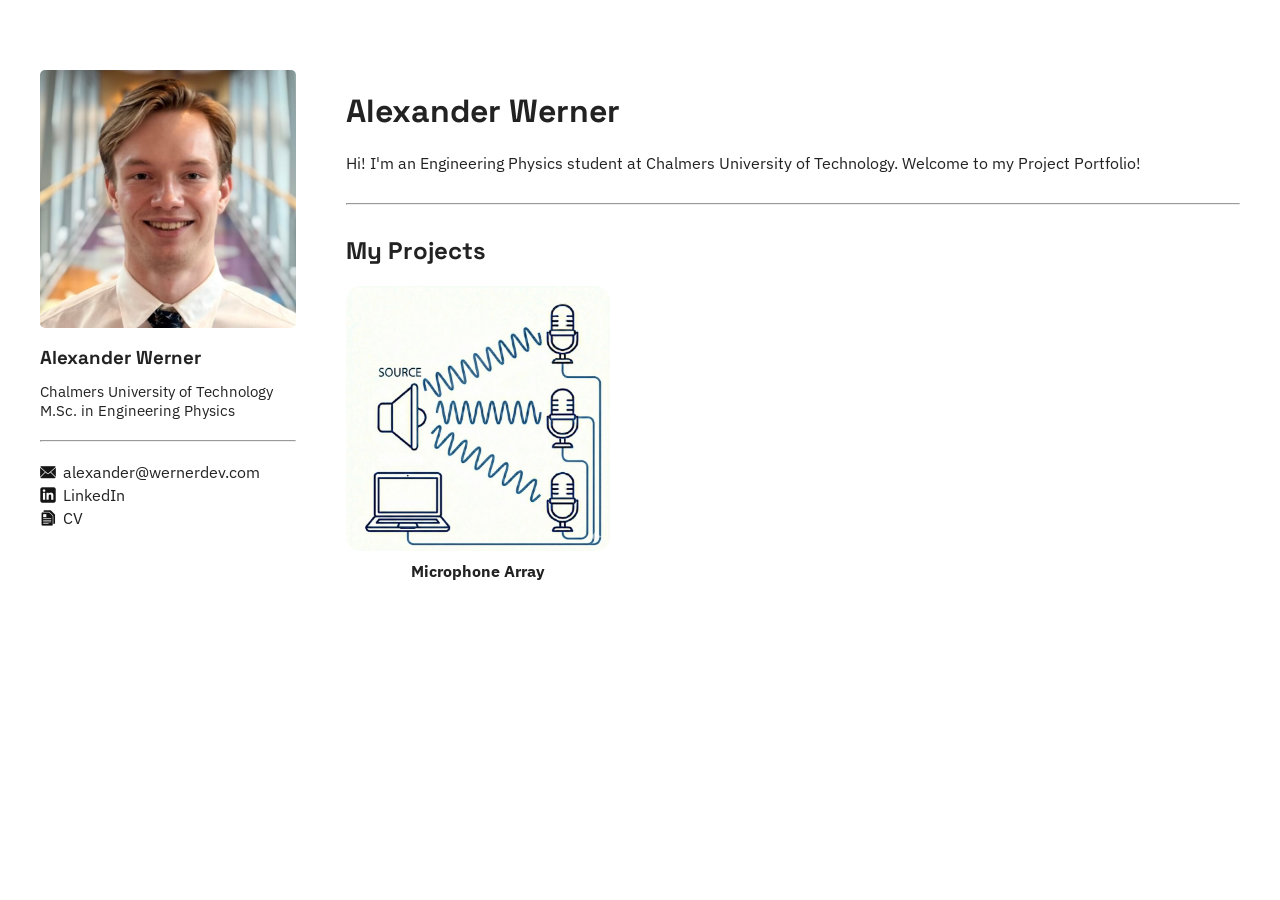
<file: index.html>
<!DOCTYPE html>
<html lang="en">

<head>
    <meta charset="utf-8">
    <meta name="viewport" content="width=device-width, initial-scale=1.0">
    <meta name="description" content="Project portfolio of Alexander Werner, Engineering Physics student at Chalmers University of Technology.">

    <link rel="stylesheet" href="style.css">
    <link rel="preconnect" href="https://fonts.googleapis.com">
    <link rel="preconnect" href="https://fonts.gstatic.com" crossorigin>
    <link href="https://fonts.googleapis.com/css2?family=IBM+Plex+Sans:ital,wght@0,100..700;1,100..700&family=Space+Grotesk:wght@300..700&display=swap" rel="stylesheet">

    <title>Alexander Werner</title>
    <link rel="icon" type="image/png" href="sputnik.png">
</head>

<body>

    <div class="container">

    <div class="left">
        <img class="portrait" src="CV_bild_small.jpg" alt="Portrait of Alexander Werner">
        <h3 class="name">Alexander Werner</h3>

        <p class="school">
            Chalmers University of Technology <br>
            M.Sc. in Engineering Physics
        </p>

        <hr>
        <ul class="contact">
            <li><a href="mailto:alexander@wernerdev.com"><img src="icon-letter.png" alt=""> alexander@wernerdev.com</a></li>
            <li><a href="https://www.linkedin.com/in/alexwernerrr" target="_blank" rel="noopener"><img src="icon-in.png" alt=""> LinkedIn</a></li>
            <li><a href="CV_Alexander_Werner.pdf" target="_blank"><img src="icon-docs.png" alt=""> CV</a></li>
        </ul>
    </div>

    <div class="right">
        <h1>Alexander Werner</h1>
        <p class="intro">
            Hi! I'm an Engineering Physics student at Chalmers University of Technology. Welcome to my Project Portfolio!
        </p>

        <hr>

        <h2>My Projects</h2>

        <div class="grid">
            <div class="item"><a href="ProjectPages/mic-array/index.html"><img src="mic-array-thumb.jpg" alt="Microphone array project" width="800" height="800">Microphone Array</a></div>
            <!-- <div class="item"><a href="ProjectPages/project2.html"><img src="placeholder.png" alt="">Project 2</a></div> -->
            <!-- <div class="item"><a href="ProjectPages/project3.html"><img src="placeholder.png" alt="">Project 3</a></div> -->
        </div>

    </div>

    </div>

</body>
</html>
</file>
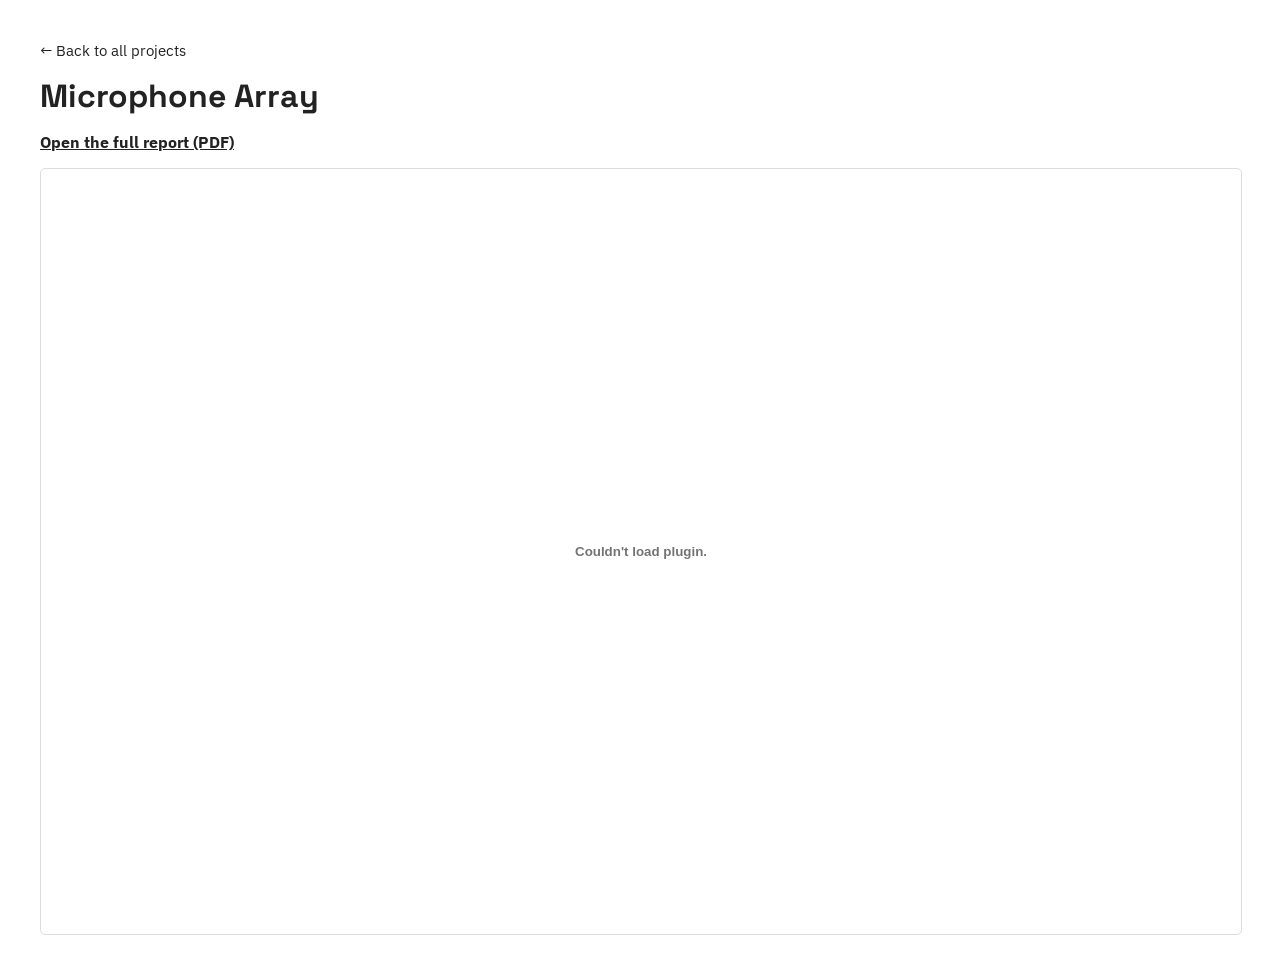
<file: ProjectPages/mic-array/index.html>
<!DOCTYPE html>
<html lang="en">

<head>
    <meta charset="utf-8">
    <meta name="viewport" content="width=device-width, initial-scale=1.0">

    <link rel="stylesheet" href="style.css">
    <link rel="preconnect" href="https://fonts.googleapis.com">
    <link rel="preconnect" href="https://fonts.gstatic.com" crossorigin>
    <link href="https://fonts.googleapis.com/css2?family=IBM+Plex+Sans:ital,wght@0,100..700;1,100..700&family=Space+Grotesk:wght@300..700&display=swap" rel="stylesheet">

    <title>Microphone Array · Alexander Werner</title>
    <link rel="icon" type="image/png" href="sputnik.png">
</head>

<body>

    <div class="page">
        <a class="back" href="../../index.html">&larr; Back to all projects</a>
        <h1>Microphone Array</h1>
        <p class="actions">
            <a href="Microphone_Array_Report.pdf" target="_blank">Open the full report (PDF)</a>
        </p>

        <embed class="report" src="Microphone_Array_Report.pdf" type="application/pdf">
    </div>

</body>
</html>
</file>
<file: style.css>
body {
    font-family: "IBM Plex Sans", sans-serif;
    color: #222222;
    background: white;
    margin: 0;
}

h1, h2, h3 {
    font-family: "Space Grotesk", sans-serif;
    color: #222222;
}

.container {
    display: flex;
    max-width: 1200px;
    margin: 70px auto;
    padding: 0 20px;
    gap: 50px;
}

.left {
    flex: 1;
    min-width: 250px;
    overflow: hidden;
}

.right {
    flex: 3.5;
}

.portrait {
    display: block;
    width: 100%;
    height: auto;
    border-radius: 5px;
}

.name {
    margin-bottom: -2px;
}

.school {
    font-size: 15px;
    margin-bottom: 20px;
}

.contact {
    list-style: none;
    padding: 0;
    margin: 20px 0 0;
}

.contact li {
    margin-bottom: 3px;
}

.contact img {
    height: 1em;
    margin-right: 3px;
    vertical-align: -0.1em;
}

.intro {
    margin-bottom: 30px;
}

h2 {
    margin-top: 30px;
}

a {
    text-decoration: none;
    color: #222222;
}

a:hover {
    color: #0077ff;
}

.grid {
    display: grid;
    grid-template-columns: repeat(3, 1fr);
    gap: 50px;
}

.item {
    text-align: center;
}

.item a {
    display: block;
    font-weight: bold;
}

.item img {
    display: block;
    width: 100%;
    height: auto;
    border-radius: 15px;
    margin-bottom: 10px;
}

/* Tablets: two project cards per row */
@media (max-width: 900px) {
    .container {
        gap: 30px;
        margin: 40px auto;
    }

    .grid {
        grid-template-columns: repeat(2, 1fr);
        gap: 30px;
    }
}

/* Phones: stack the profile above the projects */
@media (max-width: 640px) {
    .container {
        flex-direction: column;
        margin: 24px auto;
        padding: 0 16px;
        gap: 10px;
    }

    .left {
        min-width: 0;
        text-align: center;
    }

    .portrait {
        width: 160px;
        height: 160px;
        object-fit: cover;
        border-radius: 50%;
        margin: 0 auto;
    }

    .right h1 {
        display: none; /* name is already shown above the projects */
    }

    .grid {
        grid-template-columns: repeat(2, 1fr);
        gap: 20px;
    }
}
</file>
<file: ProjectPages/mic-array/style.css>
body {
    font-family: "IBM Plex Sans", sans-serif;
    color: #222222;
    background: white;
    margin: 0;
}

h1, h2, h3 {
    font-family: "Space Grotesk", sans-serif;
    color: #222222;
}

a {
    text-decoration: none;
    color: #222222;
}

a:hover {
    color: #0077ff;
}

.page {
    max-width: 1200px;
    margin: 40px auto;
    padding: 0 20px;
}

.back {
    font-size: 15px;
}

h1 {
    margin: 16px 0 8px;
}

.actions a {
    font-weight: bold;
    text-decoration: underline;
}

.report {
    display: block;
    width: 100%;
    height: 85vh;
    border: 1px solid #ddd;
    border-radius: 5px;
}

/* Phones usually can't show a PDF inside the page, so rely on the link */
@media (max-width: 640px) {
    .page {
        margin: 20px auto;
        padding: 0 16px;
    }

    .report {
        display: none;
    }
}
</file>
